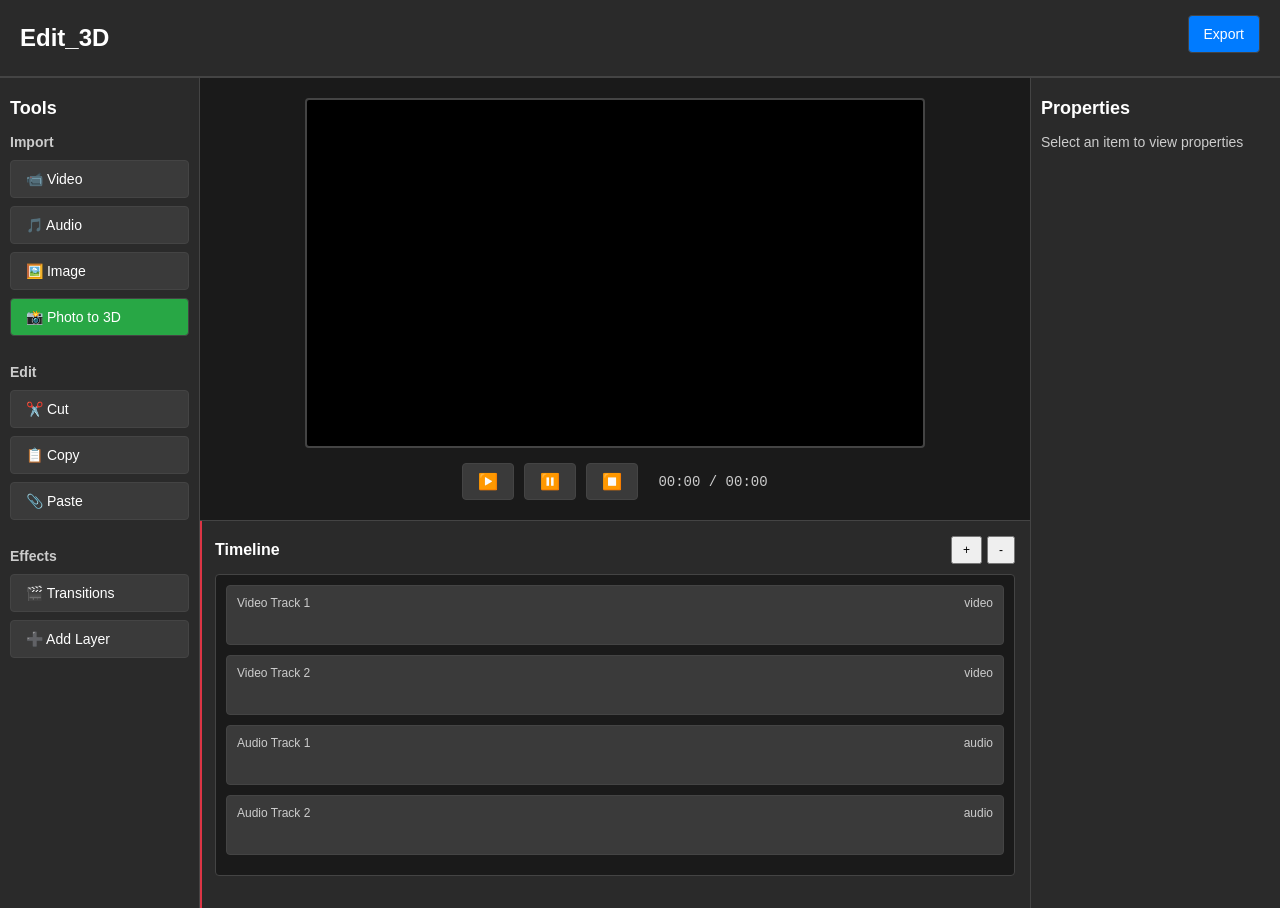
<file: index.html>
<!DOCTYPE html>
<html lang="en">
<head>
    <meta charset="UTF-8">
    <meta name="viewport" content="width=device-width, initial-scale=1.0, maximum-scale=1.0, user-scalable=no">
    <meta name="apple-mobile-web-app-capable" content="yes">
    <meta name="mobile-web-app-capable" content="yes">
    <title>Edit_3D - Video Editor with Photo to 3D</title>
    <link rel="stylesheet" href="styles.css">
</head>
<body>
    <div id="app">
        <!-- Header -->
        <header class="header">
            <h1>Edit_3D</h1>
            <div class="header-actions">
                <button id="export-btn" class="btn btn-primary">Export</button>
            </div>
        </header>

        <!-- Main Content -->
        <div class="main-content">
            <!-- Left Panel - Tools -->
            <aside class="tools-panel">
                <h3>Tools</h3>
                <div class="tool-group">
                    <h4>Import</h4>
                    <button id="import-video-btn" class="btn">
                        <span>📹</span> Video
                    </button>
                    <button id="import-audio-btn" class="btn">
                        <span>🎵</span> Audio
                    </button>
                    <button id="import-image-btn" class="btn">
                        <span>🖼️</span> Image
                    </button>
                    <button id="import-3d-btn" class="btn btn-highlight">
                        <span>📸</span> Photo to 3D
                    </button>
                </div>

                <div class="tool-group">
                    <h4>Edit</h4>
                    <button id="cut-btn" class="btn">✂️ Cut</button>
                    <button id="copy-btn" class="btn">📋 Copy</button>
                    <button id="paste-btn" class="btn">📎 Paste</button>
                </div>

                <div class="tool-group">
                    <h4>Effects</h4>
                    <button id="transition-btn" class="btn">🎬 Transitions</button>
                    <button id="add-layer-btn" class="btn">➕ Add Layer</button>
                </div>
            </aside>

            <!-- Center - Preview and Timeline -->
            <div class="editor-area">
                <!-- Preview Area -->
                <div class="preview-container">
                    <canvas id="preview-canvas"></canvas>
                    <div id="preview-controls" class="preview-controls">
                        <button id="play-btn" class="control-btn">▶️</button>
                        <button id="pause-btn" class="control-btn">⏸️</button>
                        <button id="stop-btn" class="control-btn">⏹️</button>
                        <span id="time-display" class="time-display">00:00 / 00:00</span>
                    </div>
                </div>

                <!-- Timeline Area -->
                <div class="timeline-container">
                    <div class="timeline-header">
                        <h3>Timeline</h3>
                        <div class="zoom-controls">
                            <button id="zoom-in-btn" class="btn-small">+</button>
                            <button id="zoom-out-btn" class="btn-small">-</button>
                        </div>
                    </div>
                    <div class="timeline-tracks" id="timeline-tracks">
                        <!-- Tracks will be dynamically added here -->
                    </div>
                    <div class="playhead" id="playhead"></div>
                </div>
            </div>

            <!-- Right Panel - Properties -->
            <aside class="properties-panel">
                <h3>Properties</h3>
                <div id="properties-content">
                    <p class="hint-text">Select an item to view properties</p>
                </div>
            </aside>
        </div>
    </div>

    <!-- Hidden file inputs -->
    <input type="file" id="video-input" accept="video/*" style="display: none;" multiple aria-label="Import video files">
    <input type="file" id="audio-input" accept="audio/*" style="display: none;" multiple aria-label="Import audio files">
    <input type="file" id="image-input" accept="image/*" style="display: none;" multiple aria-label="Import image files">
    <input type="file" id="photo-3d-input" accept="image/*" style="display: none;" capture="environment" aria-label="Import photo for 3D conversion">

    <!-- Modal for transitions -->
    <div id="transition-modal" class="modal">
        <div class="modal-content">
            <span class="close">&times;</span>
            <h2>Add Transition</h2>
            <div class="transition-options">
                <button class="transition-btn" data-type="fade">Fade</button>
                <button class="transition-btn" data-type="slide">Slide</button>
                <button class="transition-btn" data-type="zoom">Zoom</button>
                <button class="transition-btn" data-type="3d-flip">3D Flip</button>
                <button class="transition-btn" data-type="3d-rotate">3D Rotate</button>
            </div>
        </div>
    </div>

    <!-- Loading overlay -->
    <div id="loading-overlay" class="loading-overlay" style="display: none;">
        <div class="loading-spinner"></div>
        <p id="loading-text">Processing...</p>
    </div>

    <!-- Scripts -->
    <script src="gaussian-splatting.js"></script>
    <script src="editor.js"></script>
</body>
</html>
</file>
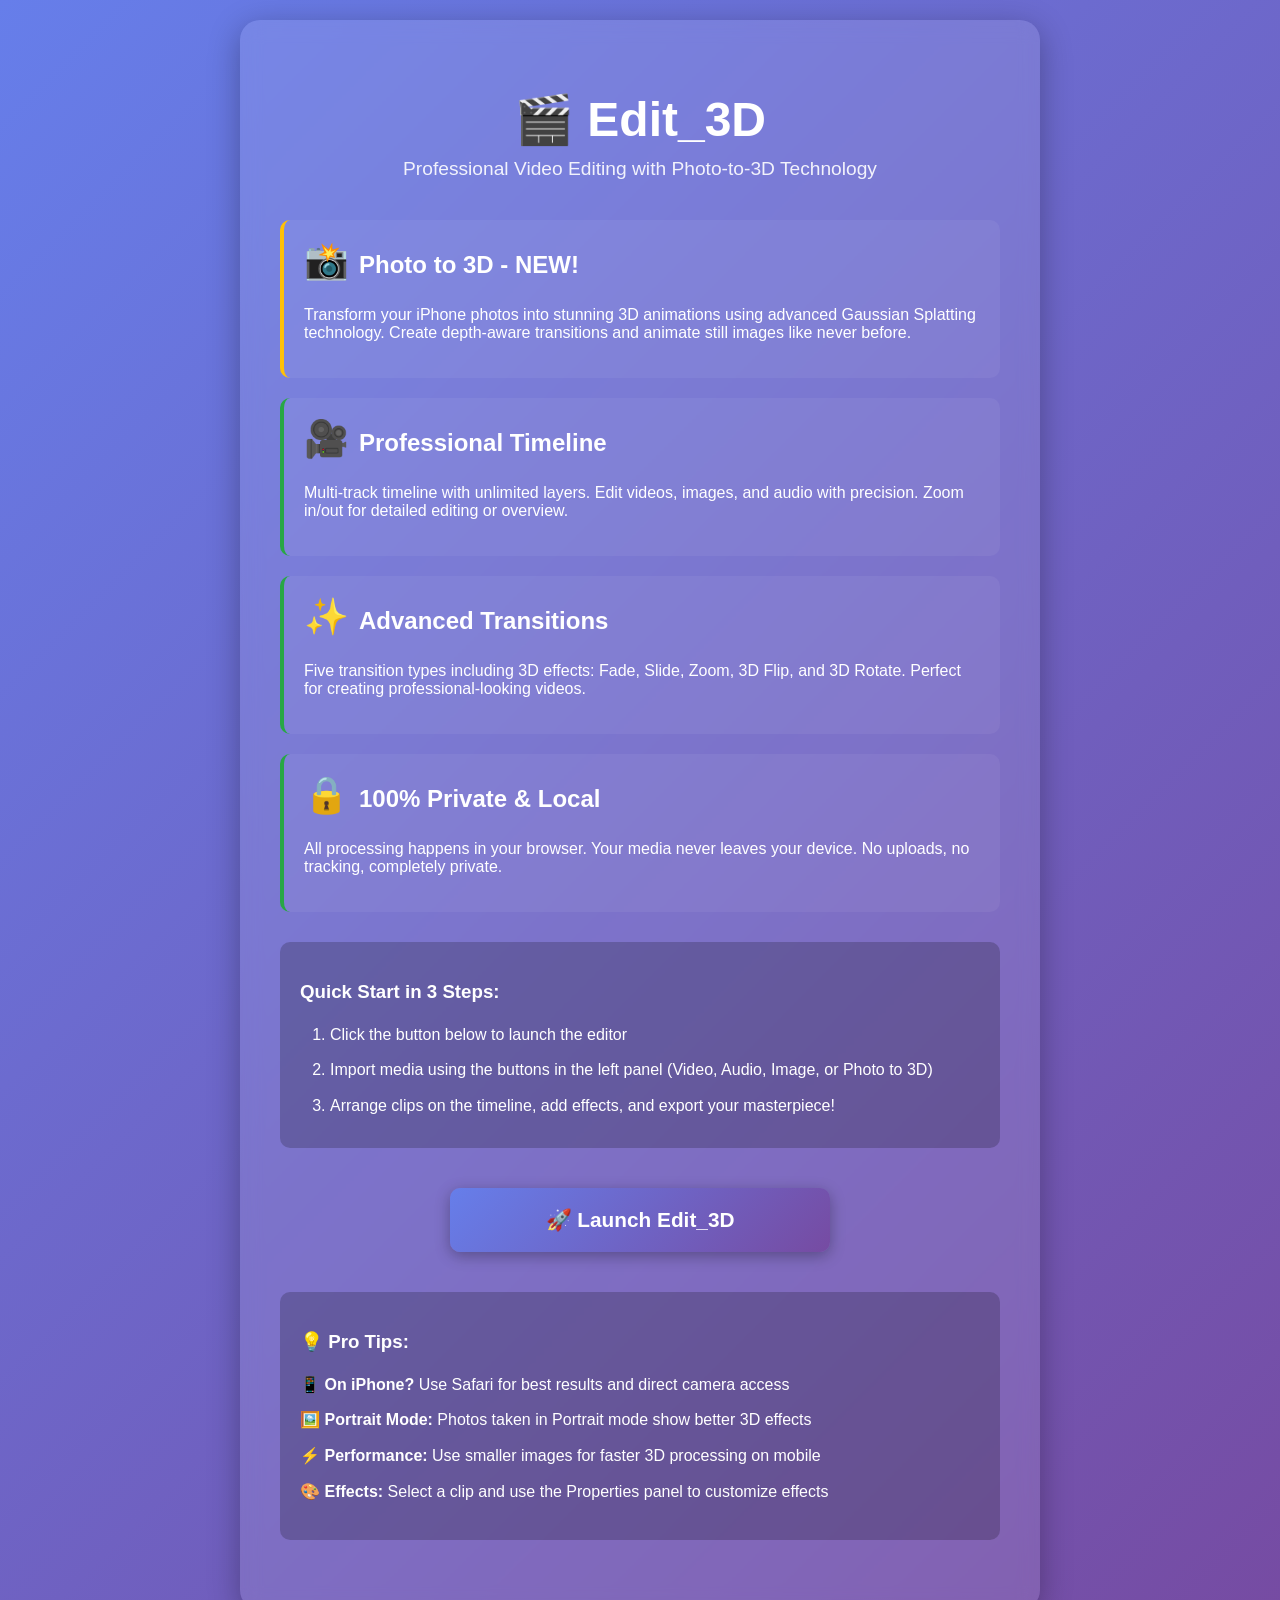
<file: welcome.html>
<!DOCTYPE html>
<html lang="en">
<head>
    <meta charset="UTF-8">
    <meta name="viewport" content="width=device-width, initial-scale=1.0">
    <title>Edit_3D - Quick Start Guide</title>
    <style>
        body {
            font-family: -apple-system, BlinkMacSystemFont, 'Segoe UI', Roboto, 'Helvetica Neue', Arial, sans-serif;
            max-width: 800px;
            margin: 0 auto;
            padding: 20px;
            background: linear-gradient(135deg, #667eea 0%, #764ba2 100%);
            color: white;
        }
        .container {
            background: rgba(255, 255, 255, 0.1);
            backdrop-filter: blur(10px);
            padding: 40px;
            border-radius: 20px;
            box-shadow: 0 8px 32px rgba(0, 0, 0, 0.3);
        }
        h1 {
            font-size: 3em;
            margin-bottom: 10px;
            text-align: center;
        }
        .tagline {
            text-align: center;
            font-size: 1.2em;
            margin-bottom: 40px;
            opacity: 0.9;
        }
        .feature {
            background: rgba(255, 255, 255, 0.05);
            padding: 20px;
            margin: 20px 0;
            border-radius: 10px;
            border-left: 4px solid #28a745;
        }
        .feature h3 {
            margin-top: 0;
            font-size: 1.5em;
        }
        .feature-highlight {
            border-left-color: #ffc107;
        }
        .cta-button {
            display: block;
            background: linear-gradient(135deg, #667eea 0%, #764ba2 100%);
            color: white;
            text-align: center;
            padding: 20px 40px;
            font-size: 1.3em;
            font-weight: bold;
            text-decoration: none;
            border-radius: 10px;
            margin: 40px auto;
            max-width: 300px;
            box-shadow: 0 4px 15px rgba(0, 0, 0, 0.3);
            transition: transform 0.2s;
        }
        .cta-button:hover {
            transform: translateY(-2px);
            box-shadow: 0 6px 20px rgba(0, 0, 0, 0.4);
        }
        .quick-steps {
            background: rgba(0, 0, 0, 0.2);
            padding: 20px;
            border-radius: 10px;
            margin: 30px 0;
        }
        .quick-steps ol {
            margin: 10px 0;
            padding-left: 30px;
        }
        .quick-steps li {
            margin: 10px 0;
            line-height: 1.6;
        }
        .emoji {
            font-size: 1.5em;
            margin-right: 10px;
        }
    </style>
</head>
<body>
    <div class="container">
        <h1>🎬 Edit_3D</h1>
        <div class="tagline">
            Professional Video Editing with Photo-to-3D Technology
        </div>

        <div class="feature feature-highlight">
            <h3><span class="emoji">📸</span>Photo to 3D - NEW!</h3>
            <p>Transform your iPhone photos into stunning 3D animations using advanced Gaussian Splatting technology. Create depth-aware transitions and animate still images like never before.</p>
        </div>

        <div class="feature">
            <h3><span class="emoji">🎥</span>Professional Timeline</h3>
            <p>Multi-track timeline with unlimited layers. Edit videos, images, and audio with precision. Zoom in/out for detailed editing or overview.</p>
        </div>

        <div class="feature">
            <h3><span class="emoji">✨</span>Advanced Transitions</h3>
            <p>Five transition types including 3D effects: Fade, Slide, Zoom, 3D Flip, and 3D Rotate. Perfect for creating professional-looking videos.</p>
        </div>

        <div class="feature">
            <h3><span class="emoji">🔒</span>100% Private & Local</h3>
            <p>All processing happens in your browser. Your media never leaves your device. No uploads, no tracking, completely private.</p>
        </div>

        <div class="quick-steps">
            <h3>Quick Start in 3 Steps:</h3>
            <ol>
                <li>Click the button below to launch the editor</li>
                <li>Import media using the buttons in the left panel (Video, Audio, Image, or Photo to 3D)</li>
                <li>Arrange clips on the timeline, add effects, and export your masterpiece!</li>
            </ol>
        </div>

        <a href="index.html" class="cta-button">🚀 Launch Edit_3D</a>

        <div class="quick-steps">
            <h3>💡 Pro Tips:</h3>
            <ul style="list-style: none; padding: 0;">
                <li>📱 <strong>On iPhone?</strong> Use Safari for best results and direct camera access</li>
                <li>🖼️ <strong>Portrait Mode:</strong> Photos taken in Portrait mode show better 3D effects</li>
                <li>⚡ <strong>Performance:</strong> Use smaller images for faster 3D processing on mobile</li>
                <li>🎨 <strong>Effects:</strong> Select a clip and use the Properties panel to customize effects</li>
            </ul>
        </div>
    </div>
</body>
</html>
</file>
<file: styles.css>
/* Reset and Base Styles */
* {
    margin: 0;
    padding: 0;
    box-sizing: border-box;
}

:root {
    --primary-color: #007bff;
    --secondary-color: #6c757d;
    --success-color: #28a745;
    --danger-color: #dc3545;
    --warning-color: #ffc107;
    --info-color: #17a2b8;
    --dark-bg: #1a1a1a;
    --medium-bg: #2a2a2a;
    --light-bg: #3a3a3a;
    --text-primary: #ffffff;
    --text-secondary: #cccccc;
    --border-color: #444444;
}

body {
    font-family: -apple-system, BlinkMacSystemFont, 'Segoe UI', Roboto, 'Helvetica Neue', Arial, sans-serif;
    background-color: var(--dark-bg);
    color: var(--text-primary);
    overflow: hidden;
}

/* Header */
.header {
    background-color: var(--medium-bg);
    padding: 15px 20px;
    display: flex;
    justify-content: space-between;
    align-items: center;
    border-bottom: 2px solid var(--border-color);
}

.header h1 {
    font-size: 24px;
    font-weight: 600;
}

.header-actions {
    display: flex;
    gap: 10px;
}

/* Main Content Layout */
.main-content {
    display: flex;
    height: calc(100vh - 70px);
}

/* Tools Panel */
.tools-panel {
    width: 200px;
    background-color: var(--medium-bg);
    padding: 20px 10px;
    overflow-y: auto;
    border-right: 1px solid var(--border-color);
}

.tools-panel h3 {
    margin-bottom: 15px;
    font-size: 18px;
}

.tool-group {
    margin-bottom: 20px;
}

.tool-group h4 {
    font-size: 14px;
    margin-bottom: 10px;
    color: var(--text-secondary);
}

/* Editor Area */
.editor-area {
    flex: 1;
    display: flex;
    flex-direction: column;
    overflow: hidden;
}

/* Preview Container */
.preview-container {
    background-color: var(--dark-bg);
    padding: 20px;
    display: flex;
    flex-direction: column;
    align-items: center;
    justify-content: center;
    border-bottom: 1px solid var(--border-color);
    min-height: 400px;
}

#preview-canvas {
    background-color: #000;
    max-width: 100%;
    max-height: 350px;
    border: 2px solid var(--border-color);
    border-radius: 4px;
}

.preview-controls {
    display: flex;
    gap: 10px;
    margin-top: 15px;
    align-items: center;
}

.control-btn {
    background-color: var(--light-bg);
    border: 1px solid var(--border-color);
    color: var(--text-primary);
    padding: 8px 15px;
    border-radius: 4px;
    cursor: pointer;
    font-size: 16px;
    transition: background-color 0.2s;
}

.control-btn:hover {
    background-color: var(--primary-color);
}

.time-display {
    margin-left: 10px;
    font-family: monospace;
    font-size: 14px;
    color: var(--text-secondary);
}

/* Timeline Container */
.timeline-container {
    background-color: var(--medium-bg);
    padding: 15px;
    flex: 1;
    overflow-y: auto;
    position: relative;
}

.timeline-header {
    display: flex;
    justify-content: space-between;
    align-items: center;
    margin-bottom: 10px;
}

.timeline-header h3 {
    font-size: 16px;
}

.zoom-controls {
    display: flex;
    gap: 5px;
}

.timeline-tracks {
    min-height: 200px;
    background-color: var(--dark-bg);
    border: 1px solid var(--border-color);
    border-radius: 4px;
    padding: 10px;
    position: relative;
}

.track {
    background-color: var(--light-bg);
    border: 1px solid var(--border-color);
    border-radius: 4px;
    margin-bottom: 10px;
    padding: 10px;
    min-height: 60px;
    position: relative;
}

.track-header {
    display: flex;
    justify-content: space-between;
    align-items: center;
    margin-bottom: 5px;
    font-size: 12px;
    color: var(--text-secondary);
}

.track-content {
    display: flex;
    gap: 5px;
    overflow-x: auto;
    position: relative;
}

.track-item {
    background-color: var(--primary-color);
    border: 1px solid rgba(255, 255, 255, 0.2);
    border-radius: 3px;
    padding: 8px;
    min-width: 100px;
    cursor: move;
    position: relative;
    font-size: 11px;
    transition: transform 0.1s;
}

.track-item:hover {
    transform: scale(1.02);
    box-shadow: 0 2px 8px rgba(0, 0, 0, 0.3);
}

.track-item.selected {
    border: 2px solid var(--warning-color);
    box-shadow: 0 0 10px rgba(255, 193, 7, 0.5);
}

.track-item.type-3d {
    background-color: var(--success-color);
}

.track-item.type-transition {
    background-color: var(--info-color);
}

.playhead {
    position: absolute;
    top: 0;
    left: 0;
    width: 2px;
    height: 100%;
    background-color: var(--danger-color);
    pointer-events: none;
    z-index: 100;
}

/* Properties Panel */
.properties-panel {
    width: 250px;
    background-color: var(--medium-bg);
    padding: 20px 10px;
    overflow-y: auto;
    border-left: 1px solid var(--border-color);
}

.properties-panel h3 {
    margin-bottom: 15px;
    font-size: 18px;
}

.hint-text {
    color: var(--text-secondary);
    font-size: 14px;
}

.property-group {
    margin-bottom: 15px;
}

.property-group label {
    display: block;
    margin-bottom: 5px;
    font-size: 12px;
    color: var(--text-secondary);
}

.property-group input,
.property-group select {
    width: 100%;
    padding: 8px;
    background-color: var(--light-bg);
    border: 1px solid var(--border-color);
    border-radius: 4px;
    color: var(--text-primary);
    font-size: 14px;
}

/* Buttons */
.btn {
    background-color: var(--light-bg);
    border: 1px solid var(--border-color);
    color: var(--text-primary);
    padding: 10px 15px;
    border-radius: 4px;
    cursor: pointer;
    font-size: 14px;
    transition: background-color 0.2s;
    width: 100%;
    text-align: left;
    margin-bottom: 8px;
}

.btn:hover {
    background-color: var(--primary-color);
}

.btn-primary {
    background-color: var(--primary-color);
    color: white;
}

.btn-primary:hover {
    background-color: #0056b3;
}

.btn-highlight {
    background-color: var(--success-color);
    color: white;
}

.btn-highlight:hover {
    background-color: #218838;
}

.btn-small {
    padding: 5px 10px;
    font-size: 12px;
}

/* Modal */
.modal {
    display: none;
    position: fixed;
    z-index: 1000;
    left: 0;
    top: 0;
    width: 100%;
    height: 100%;
    background-color: rgba(0, 0, 0, 0.7);
}

.modal-content {
    background-color: var(--medium-bg);
    margin: 10% auto;
    padding: 30px;
    border: 1px solid var(--border-color);
    border-radius: 8px;
    width: 80%;
    max-width: 500px;
}

.close {
    color: var(--text-secondary);
    float: right;
    font-size: 28px;
    font-weight: bold;
    cursor: pointer;
}

.close:hover {
    color: var(--text-primary);
}

.transition-options {
    display: grid;
    grid-template-columns: repeat(2, 1fr);
    gap: 10px;
    margin-top: 20px;
}

.transition-btn {
    padding: 15px;
    background-color: var(--light-bg);
    border: 1px solid var(--border-color);
    border-radius: 4px;
    color: var(--text-primary);
    cursor: pointer;
    transition: all 0.2s;
}

.transition-btn:hover {
    background-color: var(--primary-color);
    transform: translateY(-2px);
    box-shadow: 0 4px 8px rgba(0, 0, 0, 0.3);
}

/* Loading Overlay */
.loading-overlay {
    position: fixed;
    top: 0;
    left: 0;
    width: 100%;
    height: 100%;
    background-color: rgba(0, 0, 0, 0.8);
    z-index: 2000;
    display: flex;
    flex-direction: column;
    justify-content: center;
    align-items: center;
}

.loading-spinner {
    border: 4px solid rgba(255, 255, 255, 0.3);
    border-top: 4px solid var(--primary-color);
    border-radius: 50%;
    width: 50px;
    height: 50px;
    animation: spin 1s linear infinite;
}

@keyframes spin {
    0% { transform: rotate(0deg); }
    100% { transform: rotate(360deg); }
}

.loading-overlay p {
    margin-top: 20px;
    font-size: 16px;
}

/* Mobile Styles */
@media screen and (max-width: 768px) {
    .main-content {
        flex-direction: column;
    }
    
    .tools-panel {
        width: 100%;
        max-height: 150px;
        border-right: none;
        border-bottom: 1px solid var(--border-color);
        display: flex;
        flex-direction: row;
        overflow-x: auto;
        padding: 10px;
    }
    
    .tool-group {
        margin-right: 15px;
        margin-bottom: 0;
        min-width: 150px;
    }
    
    .properties-panel {
        width: 100%;
        max-height: 200px;
        border-left: none;
        border-top: 1px solid var(--border-color);
    }
    
    .preview-container {
        min-height: 250px;
    }
    
    #preview-canvas {
        max-height: 200px;
    }
    
    .timeline-container {
        flex: 1;
        min-height: 150px;
    }
    
    .modal-content {
        width: 95%;
        margin: 20% auto;
    }
}

/* iPhone X and newer notch support */
@supports (padding: max(0px)) {
    body {
        padding-left: env(safe-area-inset-left);
        padding-right: env(safe-area-inset-right);
        padding-bottom: env(safe-area-inset-bottom);
    }
}

/* Touch-friendly adjustments */
@media (hover: none) and (pointer: coarse) {
    .btn {
        padding: 12px 15px;
    }
    
    .control-btn {
        padding: 10px 18px;
        font-size: 18px;
    }
    
    .track-item {
        min-width: 120px;
        padding: 10px;
    }
}
</file>
